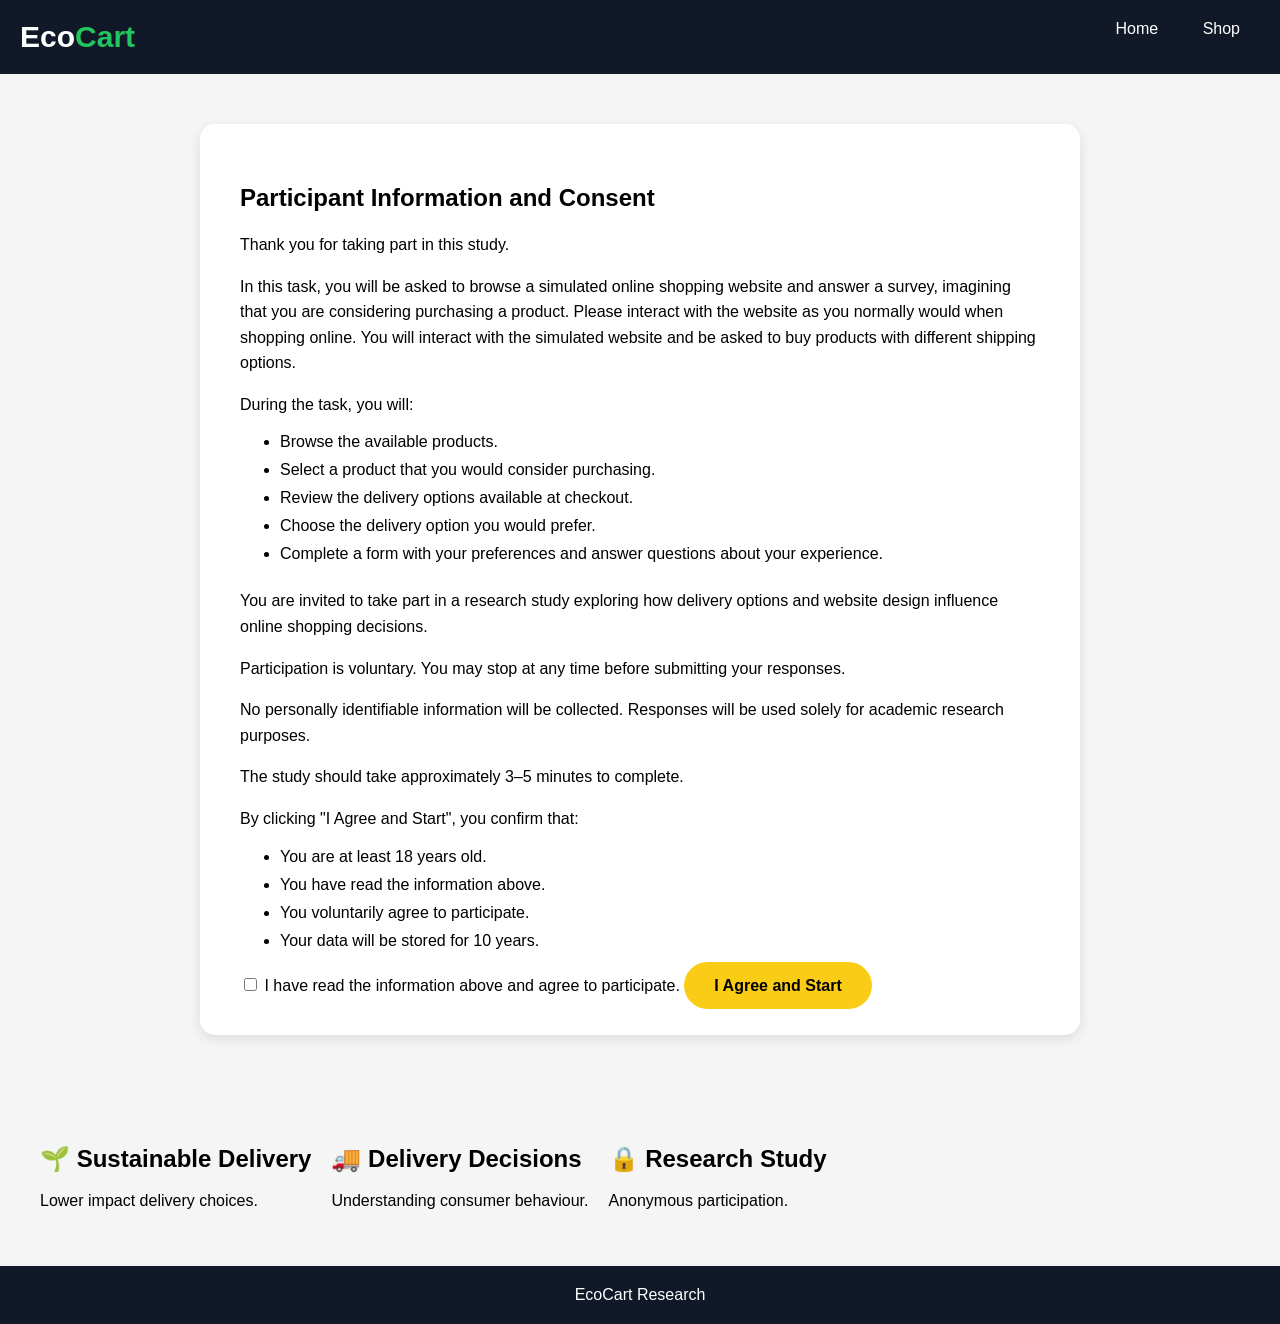
<file: index.html>
<!DOCTYPE html>
<html>

<head>

<title>EcoCart Study</title>

<link rel="stylesheet" href="style.css">

</head>


<body>


<header>

<div class="logo">
Eco<span>Cart</span>
</div>


<nav>

<a href="index.html">Home</a>

<a href="products.html">Shop</a>

</nav>


</header>




<section class="consent">

<h1>Participant Information and Consent</h1>

  <p>
Thank you for taking part in this study.
  </p>

<p>
In this task, you will be asked to browse a simulated online shopping website and answer a survey, imagining that you are considering purchasing a product. 
Please interact with the website as you normally would when shopping online. You will interact with the simulated website and be asked to buy products with different shipping options.  
</p>

<p>
During the task, you will:
</p>

<ul>
<li>Browse the available products.</li>
<li>Select a product that you would consider purchasing.</li> 
<li>Review the delivery options available at checkout.</li>
<li>Choose the delivery option you would prefer.</li>
<li>Complete a form with your preferences and answer questions about your experience.</li>
</ul>

<p>
You are invited to take part in a research study exploring how delivery options and website design influence online shopping decisions.
</p>

<p>
Participation is voluntary. You may stop at any time before submitting your responses.
</p>

<p>
No personally identifiable information will be collected. Responses will be used solely for academic research purposes.
</p>

<p>
The study should take approximately 3–5 minutes to complete.
</p>

<p>
By clicking "I Agree and Start", you confirm that:
</p>

<ul>
<li>You are at least 18 years old.</li>
<li>You have read the information above.</li>
<li>You voluntarily agree to participate.</li>
<li>Your data will be stored for 10 years.</li>  
</ul>

  <label>
<input type="checkbox" required>
I have read the information above and agree to participate.
</label>

<a class="btn" href="products.html">
I Agree and Start
</a>

</section>

</section>



<section class="features">


<div>

<h2>
🌱 Sustainable Delivery
</h2>

<p>
Lower impact delivery choices.
</p>

</div>



<div>

<h2>
🚚 Delivery Decisions
</h2>

<p>
Understanding consumer behaviour.
</p>

</div>



<div>

<h2>
🔒 Research Study
</h2>

<p>
Anonymous participation.
</p>

</div>

  


</section>


<footer>

EcoCart Research

</footer>


</body>

</html>
</file>
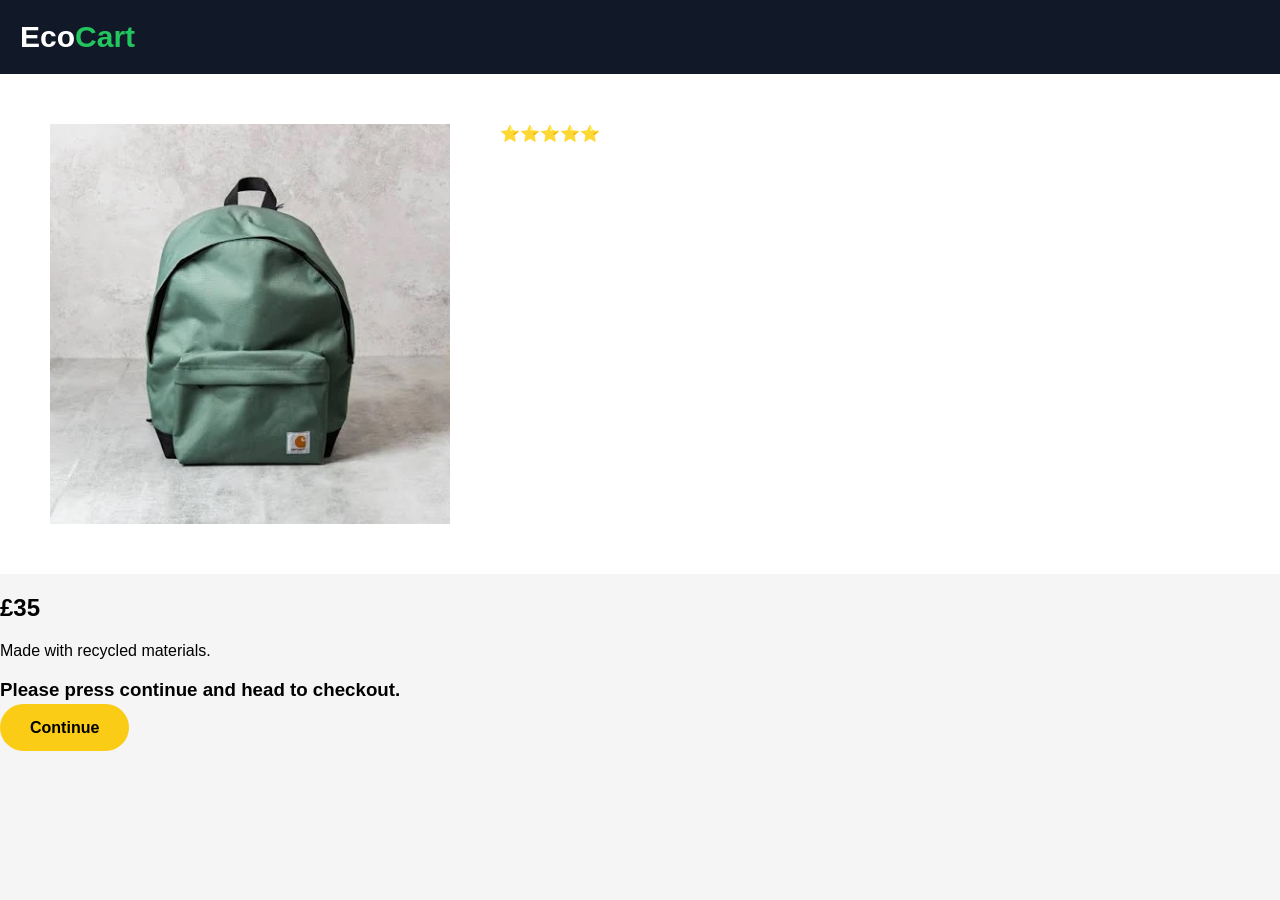
<file: backpack.html>
<!DOCTYPE html>

<html>

<head>

<title>Backpack</title>

<link rel="stylesheet" href="style.css">

</head>



<body>


<header>

<div class="logo">
Eco<span>Cart</span>
</div>

</header>




<div class="product-detail">


<img src="backpack.jpeg" class="product-image>


<div>


<h1>
Backpack
</h1>


<div class="rating">
⭐⭐⭐⭐⭐
</div>


<h2>
£35
</h2>


<p>
Made with recycled materials.
</p>

<h3>
Please press continue and head to checkout.
</h3>


<a class="btn"
href="random.html">

Continue

</a>


</div>


</div>
</file>
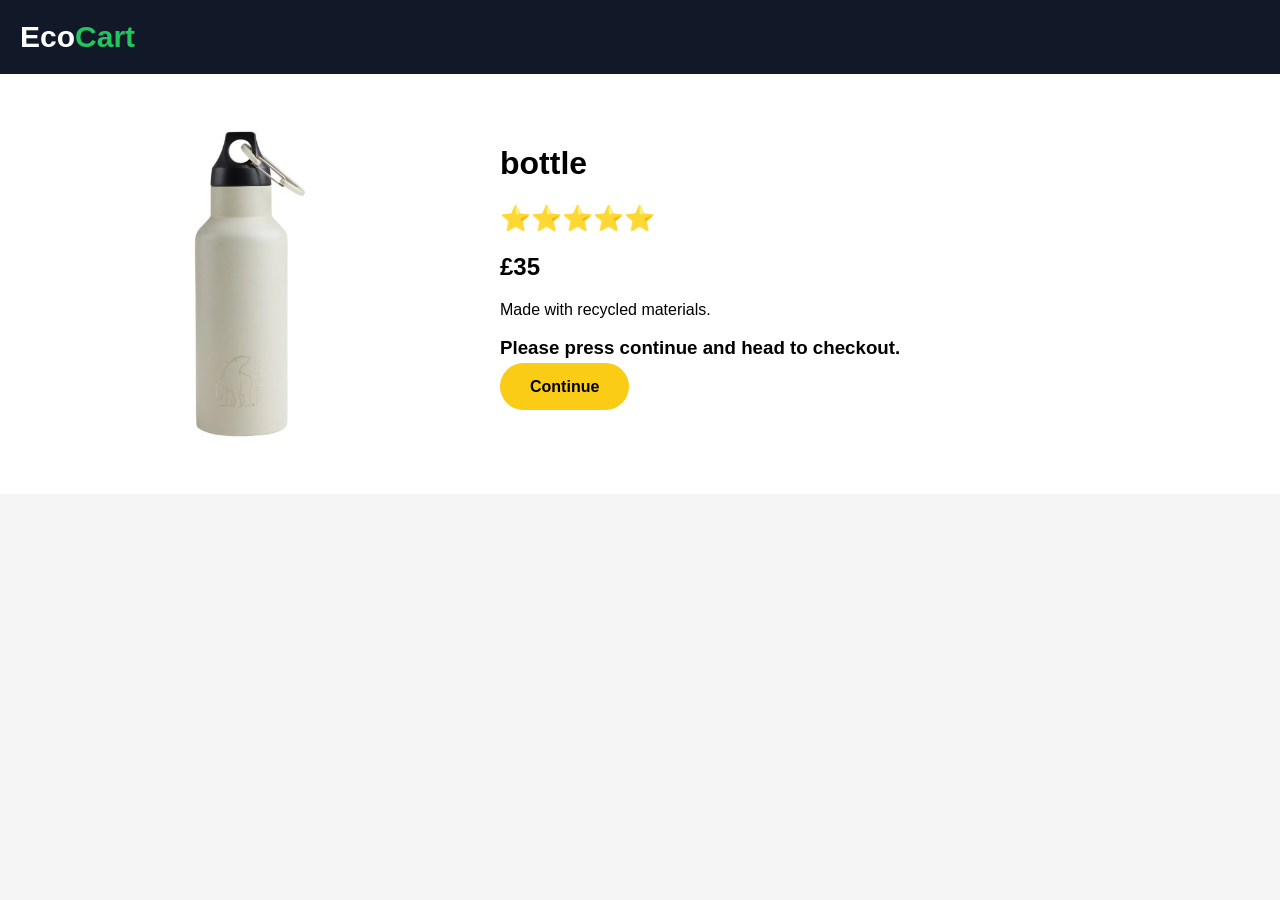
<file: bottle.html>
<!DOCTYPE html>

<html>

<head>

<title>Bottle</title>

<link rel="stylesheet" href="style.css">

</head>



<body>


<header>

<div class="logo">
Eco<span>Cart</span>
</div>

</header>




<div class="product-detail">


<img src="bottle.jpeg">


<div>


<h1>
bottle
</h1>


<div class="rating">
⭐⭐⭐⭐⭐
</div>


<h2>
£35
</h2>


<p>
Made with recycled materials.
</p>
<h3>
Please press continue and head to checkout.
</h3>

<a class="btn"
href="random.html">

Continue

</a>


</div>


</div>


</body>
</file>
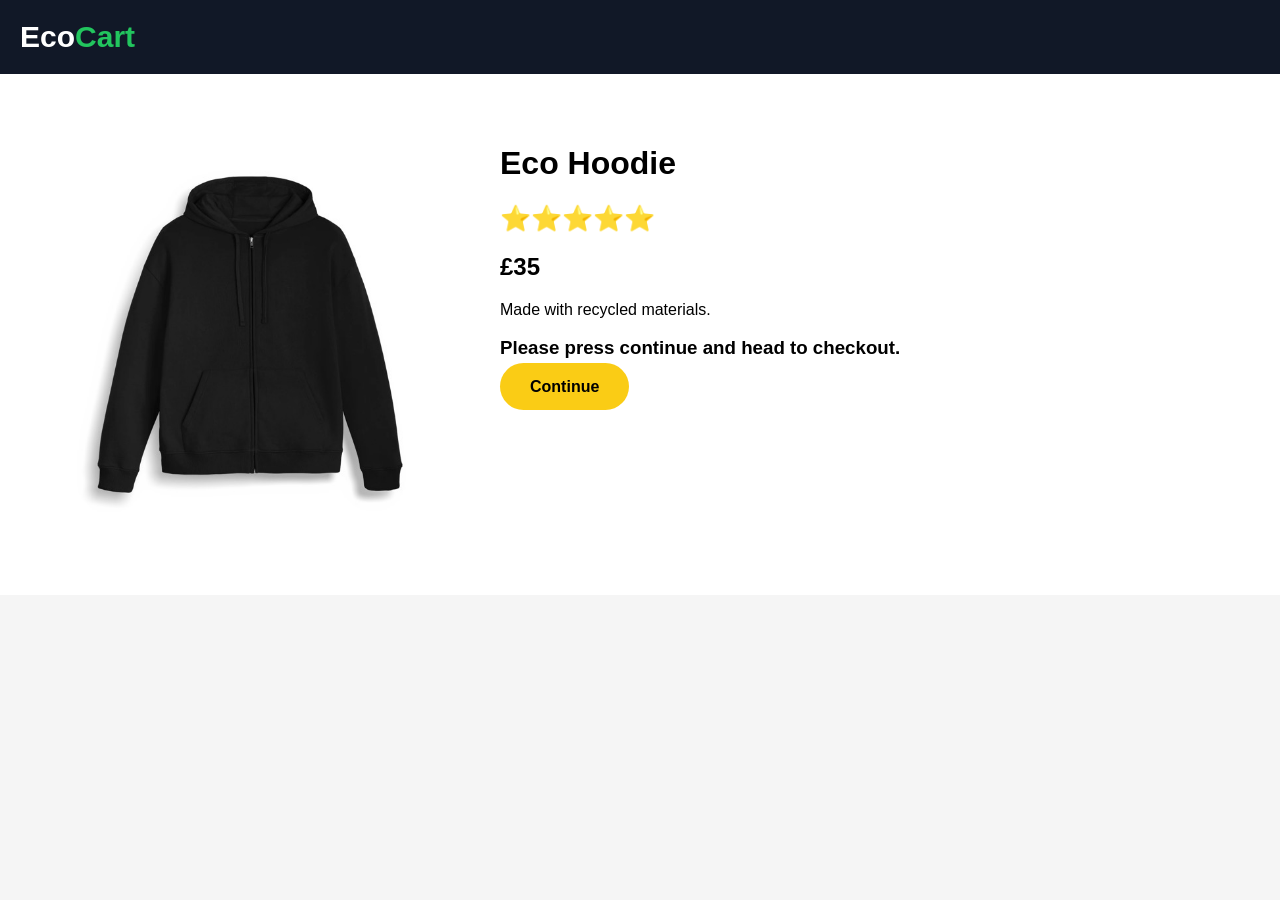
<file: hoodie.html>
<!DOCTYPE html>

<html>

<head>

<title>Eco Hoodie</title>


<link rel="stylesheet" href="style.css">

</head>



<body>


<header>

<div class="logo">
Eco<span>Cart</span>
</div>

</header>




<div class="product-detail">


<img src="hoodie.jpeg">


<div>


<h1>
Eco Hoodie
</h1>


<div class="rating">
⭐⭐⭐⭐⭐
</div>


<h2>
£35
</h2>


<p>
Made with recycled materials.
</p>
  
<h3>
Please press continue and head to checkout.
</h3>

<a class="btn"
href="random.html">

Continue

</a>


</div>


</div>


</body>

</html>
</file>
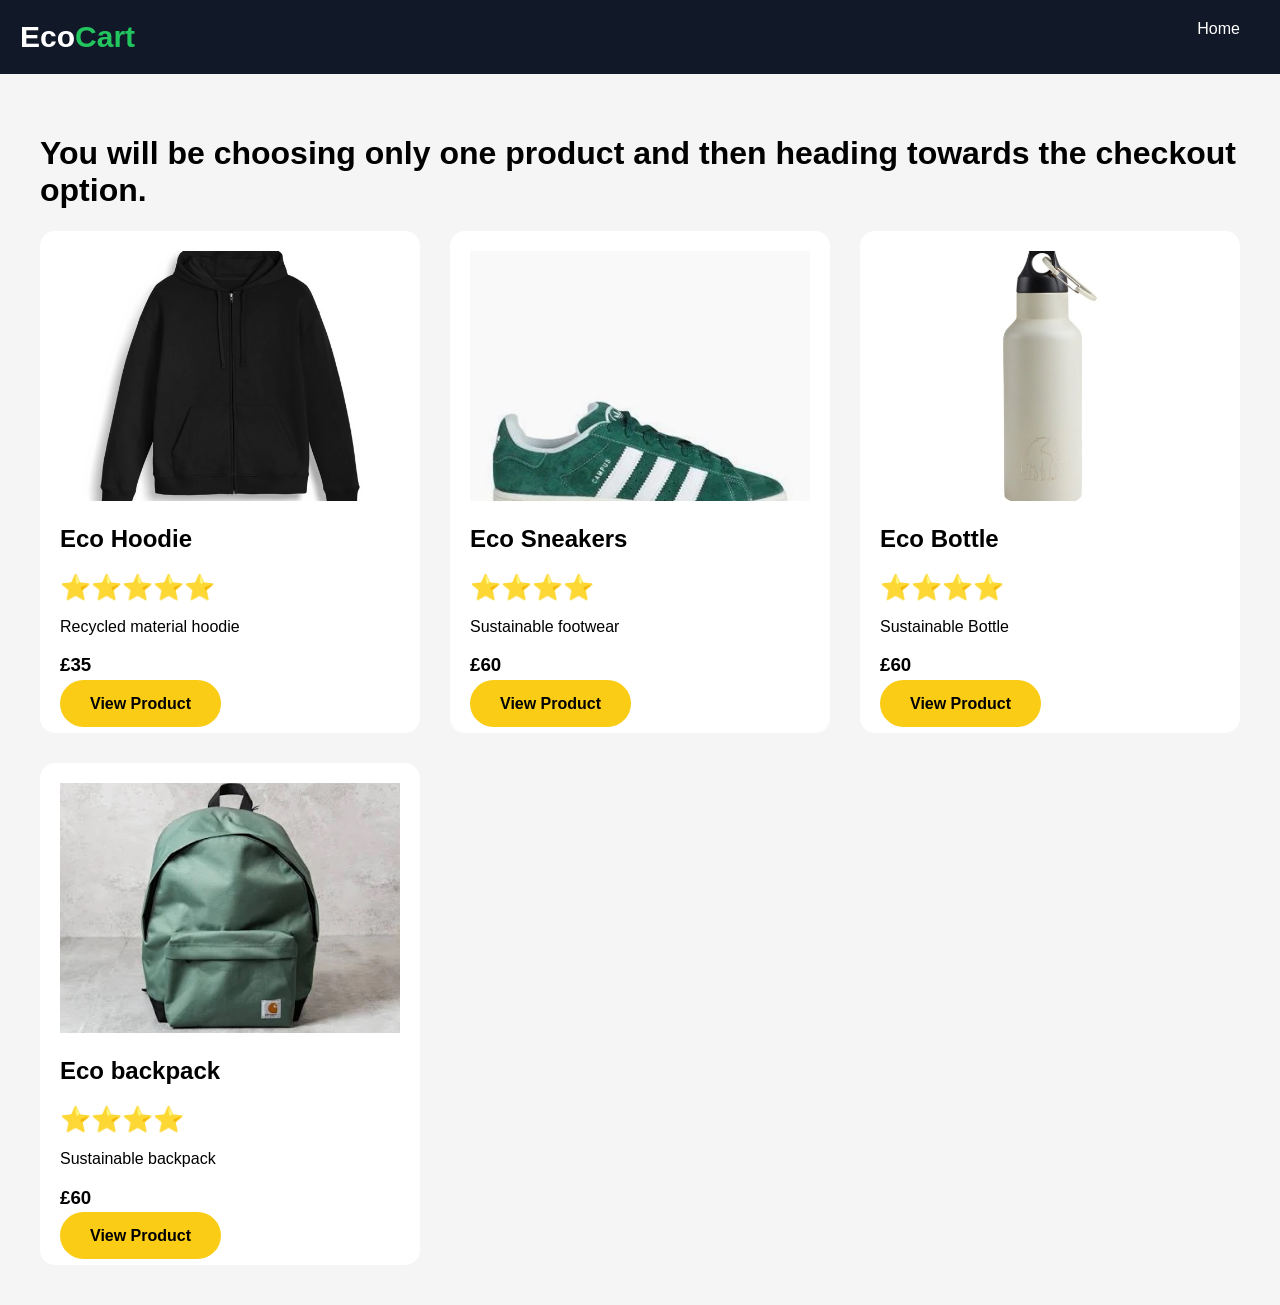
<file: products.html>
<!DOCTYPE html>

<html>

<head>

<title>Products</title>

<link rel="stylesheet" href="style.css">

</head>


<body>


<header>

<div class="logo">
Eco<span>Cart</span>
</div>


<nav>

<a href="index.html">
Home
</a>


</nav>


</header>



<div class="container">


<h1>
You will be choosing only one product and then heading towards the checkout option.
</h1>





<div class="grid">

<div class="card">


<img src="hoodie.jpeg" class="card-image">


<h2>
Eco Hoodie
</h2>


<div class="rating">
⭐⭐⭐⭐⭐
</div>


<p>
Recycled material hoodie
</p>


<h3>
£35
</h3>


<a class="btn"
href="hoodie.html">

View Product

</a>


</div>





<div class="card">

<img src="shoes.jpeg" class="card-image">


<h2>
Eco Sneakers
</h2>


<div class="rating">
⭐⭐⭐⭐
</div>


<p>
Sustainable footwear
</p>


<h3>
£60
</h3>


<a class="btn"
href="shoes.html">

View Product

</a>


</div>

  <div class="card">


<img src="bottle.jpeg" class="card-image">


<h2>
Eco Bottle
</h2>


<div class="rating">
⭐⭐⭐⭐
</div>


<p>
Sustainable Bottle
</p>


<h3>
£60
</h3>


<a class="btn"
href="bottle.html">

View Product

</a>


</div>

  <div class="card">


<img src="backpack.jpeg" class="card-image">


<h2>
Eco backpack
</h2>


<div class="rating">
⭐⭐⭐⭐
</div>


<p>
Sustainable backpack
</p>


<h3>
£60
</h3>


<a class="btn"
href="backpack.html">

View Product

</a>


</div>



</body>

</html>
</file>
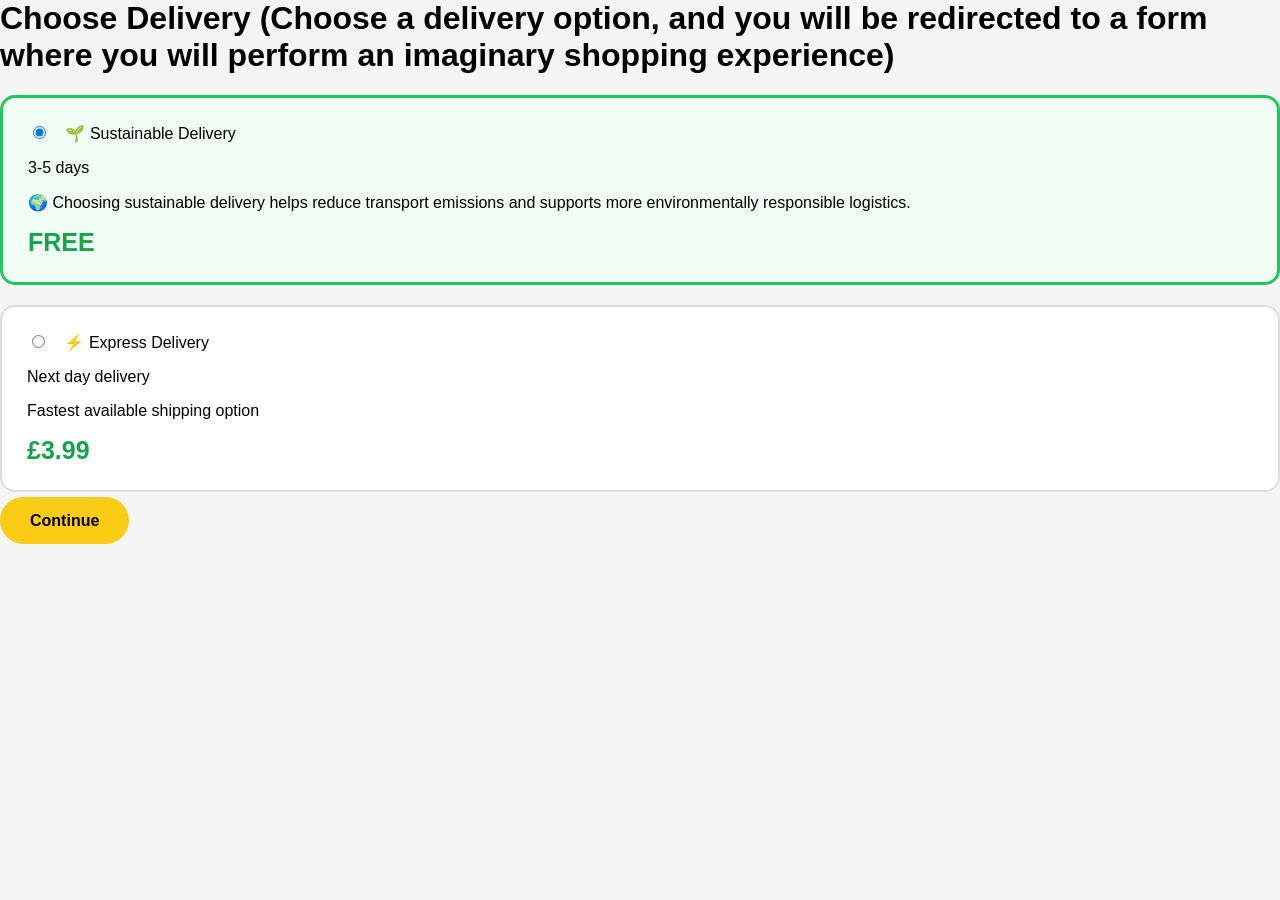
<file: random.html>
<!DOCTYPE html>

<html>

<head>

<title>Loading...</title>

</head>


<body>


<h2>
Preparing your shopping experience...
</h2>



<script>


let condition = Math.floor(Math.random() * 4) + 1;


window.location.href =
"checkout" + condition + ".html";


</script>


</body>

</html>
</file>
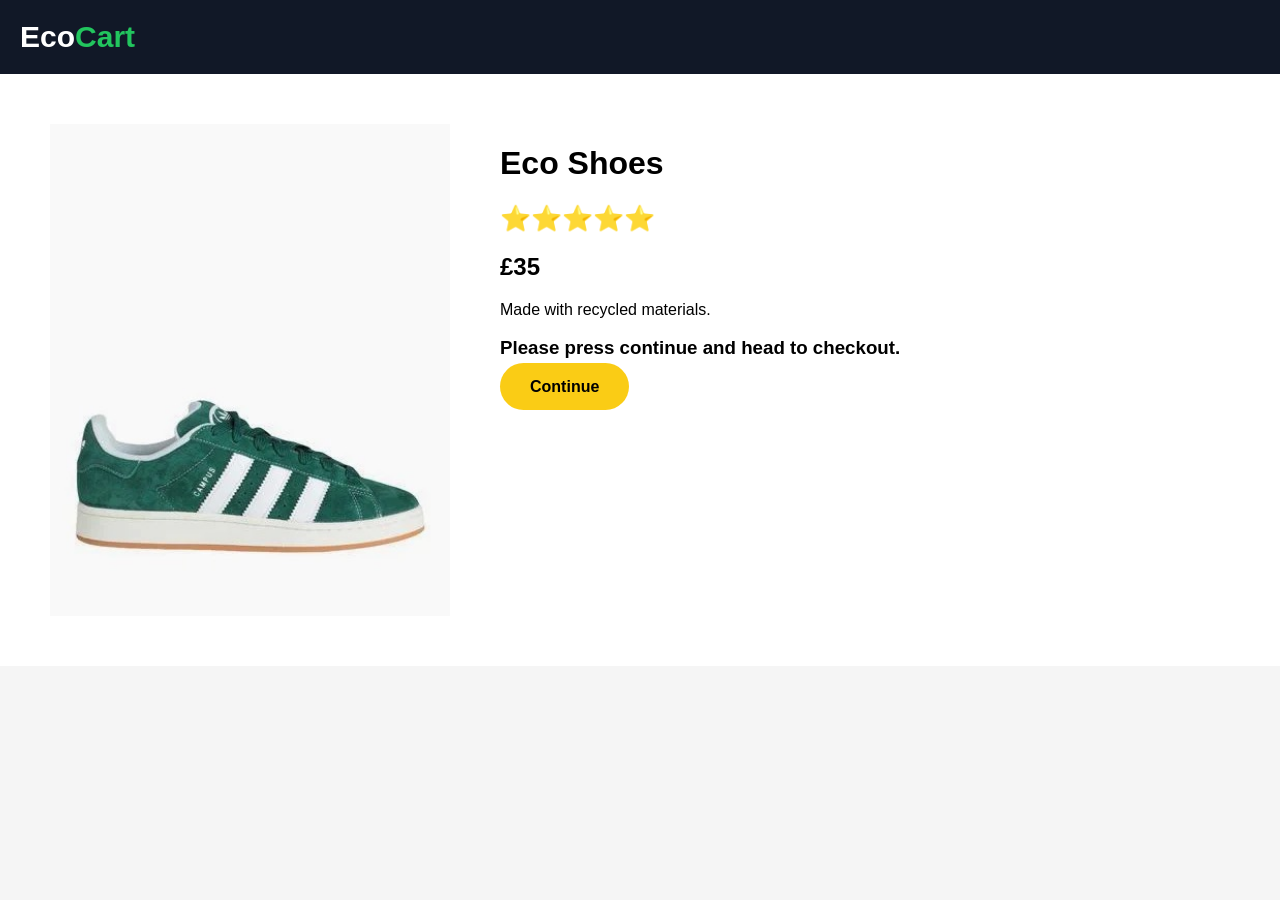
<file: shoes.html>
<!DOCTYPE html>

<html>

<head>

<title>Eco Shoes</title>

<link rel="stylesheet" href="style.css">

</head>



<body>


<header>

<div class="logo">
Eco<span>Cart</span>
</div>

</header>




<div class="product-detail">


<img src="shoes.jpeg">


<div>


<h1>
Eco Shoes
</h1>


<div class="rating">
⭐⭐⭐⭐⭐
</div>


<h2>
£35
</h2>


<p>
Made with recycled materials.
</p>
  
<h3>
Please press continue and head to checkout.
</h3>

<a class="btn"
href="random.html">

Continue

</a>


</div>


</div>


</body>

</html>
</file>
<file: style.css>
body{

margin:0;

font-family:Arial;

background:#f5f5f5;

}



header{

background:#111827;

padding:20px;

display:flex;

justify-content:space-between;

color:white;

}



.logo{

font-size:30px;

font-weight:bold;

}


.logo span{

color:#22c55e;

}


nav a{

color:white;

margin:20px;

text-decoration:none;

}


.hero{

height:450px;

background:#166534;

color:white;

padding:50px;

display:flex;

align-items:center;

}


.hero h1{

font-size:55px;

}


.btn{

background:#facc15;

padding:15px 30px;

border-radius:30px;

text-decoration:none;

color:black;

font-weight:bold;

}



.features{

display:flex;

gap:20px;

padding:40px;

}


.feature{

background:white;

padding:20px;

}



.container{

padding:40px;

}



.grid{

display:grid;

grid-template-columns:repeat(3,1fr);

gap:30px;

}



.card{

background:white;

padding:20px;

border-radius:15px;

}



.card img{

width:100%;

height:250px;

object-fit:cover;

}


.rating{

font-size:25px;

}


.product-detail{

display:flex;

gap:50px;

background:white;

padding:50px;

}


.product-detail img{

width:400px;

}



.checkout{

width:600px;

margin:50px auto;

background:white;

padding:40px;

border-radius:20px;

}



.delivery{

padding:20px;

margin:20px;

border:2px solid #ddd;

border-radius:15px;

}



.selected{

border:3px solid green;

}



footer{

background:#111827;

color:white;

padding:20px;

text-align:center;

}

.consent{
    max-width:800px;
    margin:50px auto;
    background:white;
    padding:40px;
    border-radius:15px;
    box-shadow:0 4px 12px rgba(0,0,0,0.1);
}

.consent h1{
    margin-bottom:20px;
}

.consent p{
    line-height:1.6;
    margin-bottom:15px;
}

.consent ul{
    margin-bottom:25px;
}

.consent li{
    margin-bottom:10px;
}


.delivery h3{

    color:#16a34a;

    font-size:24px;

    margin-top:10px;

    margin-bottom:0;

}

.checkout{

max-width:700px;

margin:50px auto;

background:white;

padding:40px;

border-radius:20px;

box-shadow:0 10px 30px rgba(0,0,0,0.1);

}


.checkout h1{

text-align:center;

margin-bottom:30px;

}


.delivery{

display:block;

background:#ffffff;

padding:25px;

margin:20px 0;

border:2px solid #ddd;

border-radius:15px;

cursor:pointer;

}


.delivery:hover{

border-color:#22c55e;

}


.delivery input{

margin-right:15px;

}


.selected{

border:3px solid #22c55e;

background:#f0fdf4;

}


.delivery h3{

color:#16a34a;

font-size:25px;

}


iframe{

width:100%;

border:none;

margin-top:30px;

}


}


.card-image{

    width:100%;

    height:500px;

    object-fit:contain;

    display:block;

    background:white;

    border-radius:15px;

}
</file>
